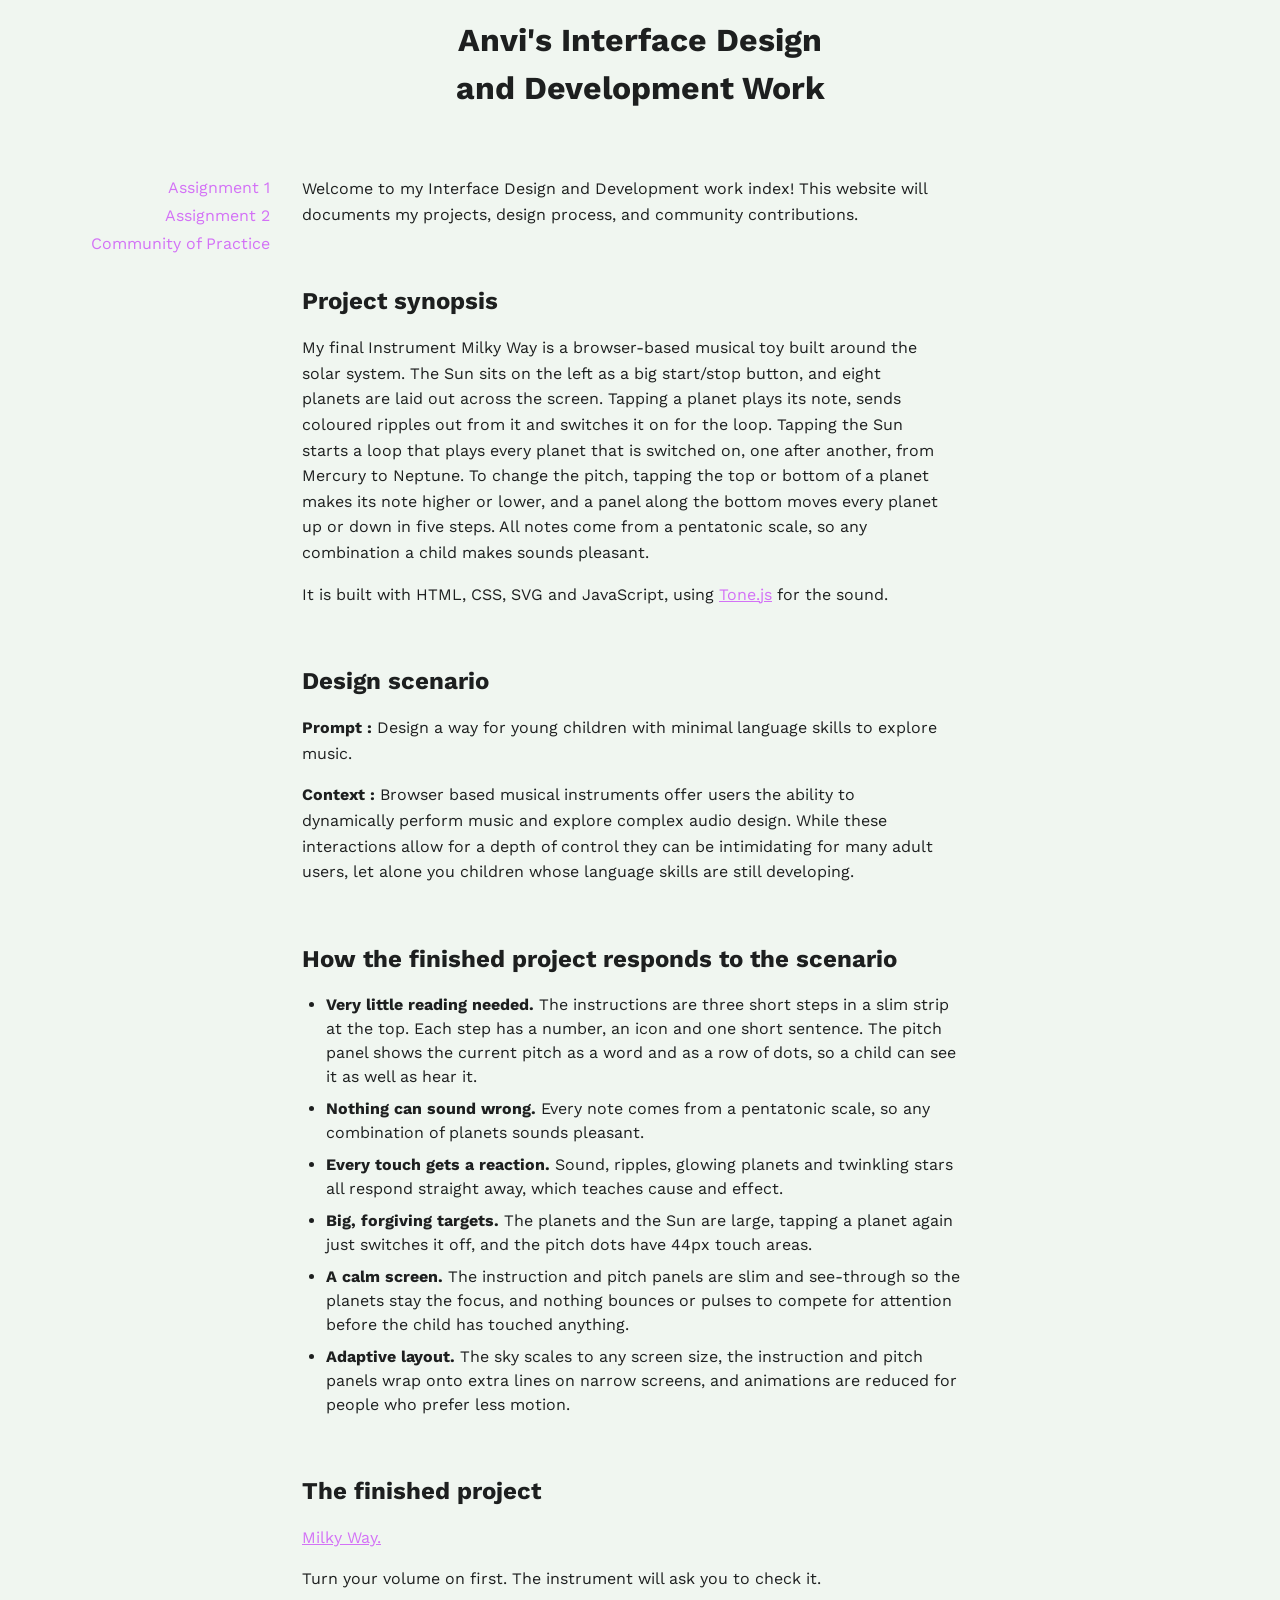
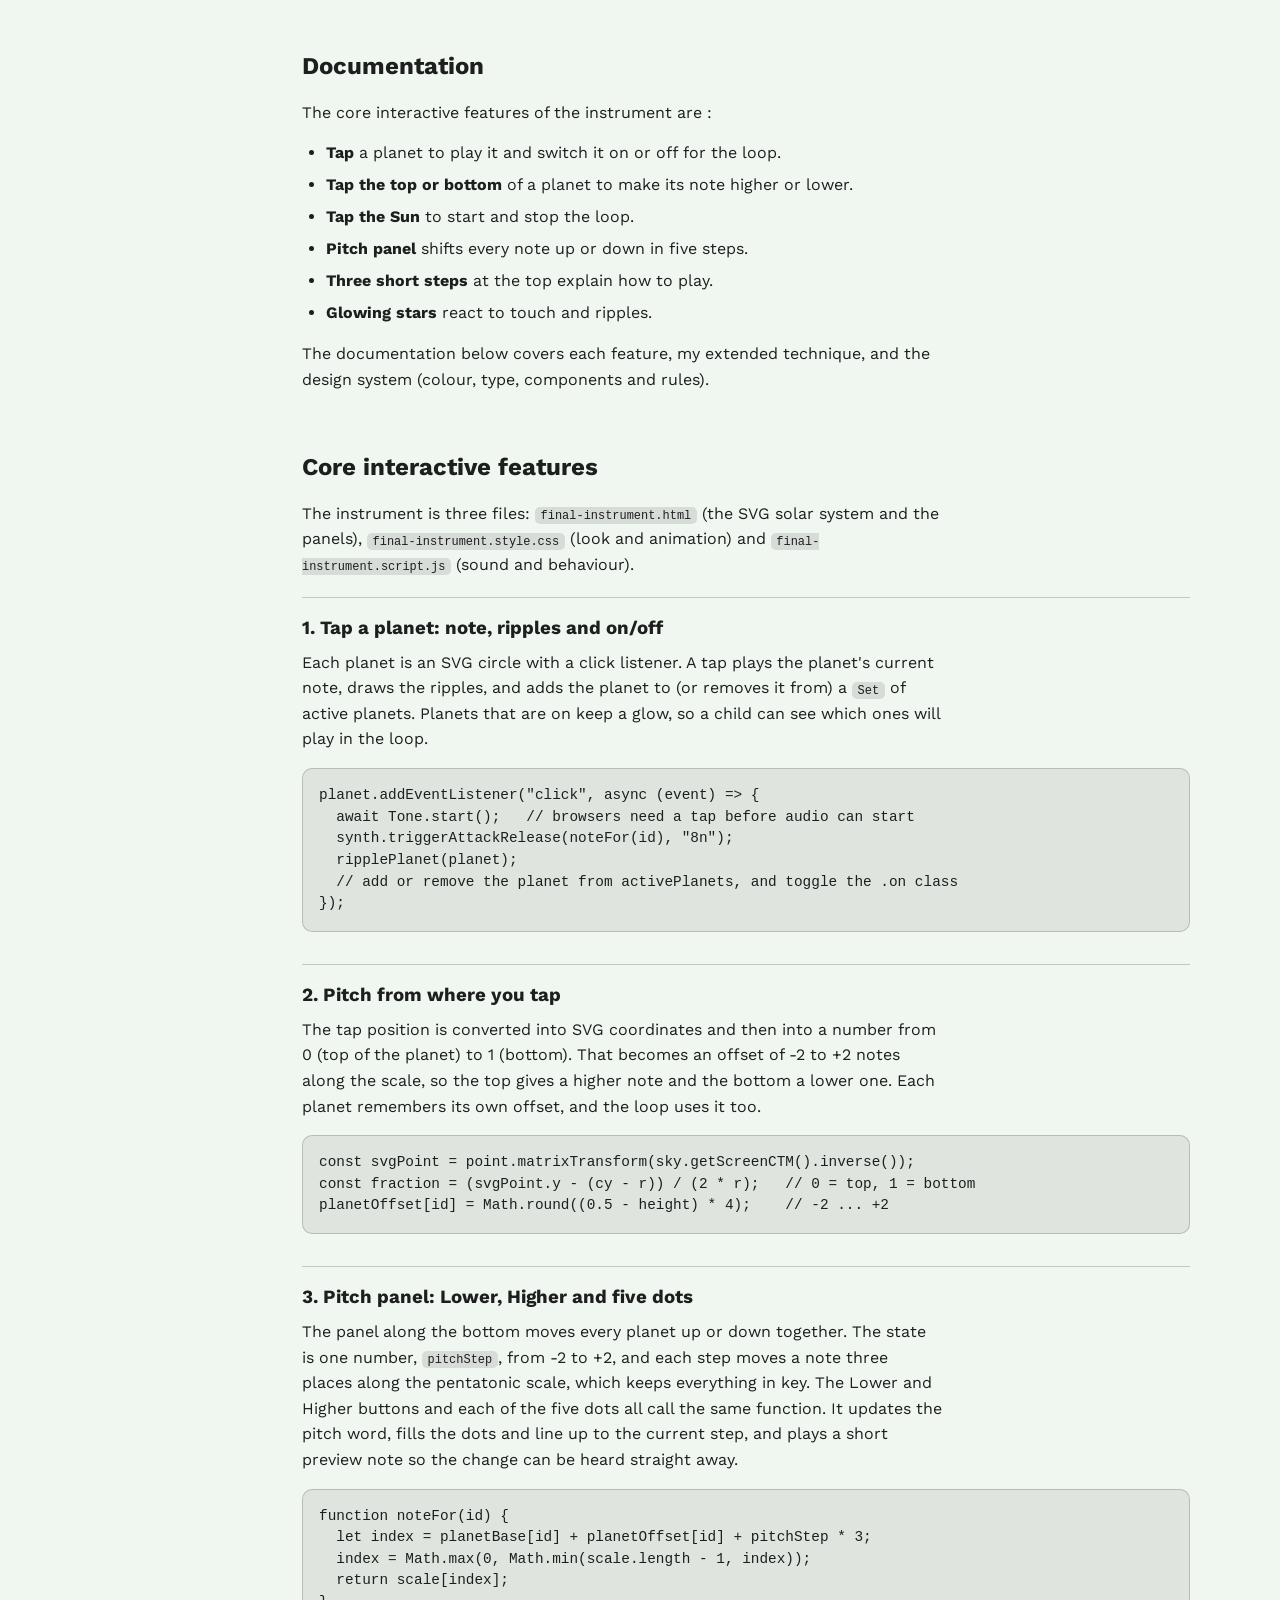
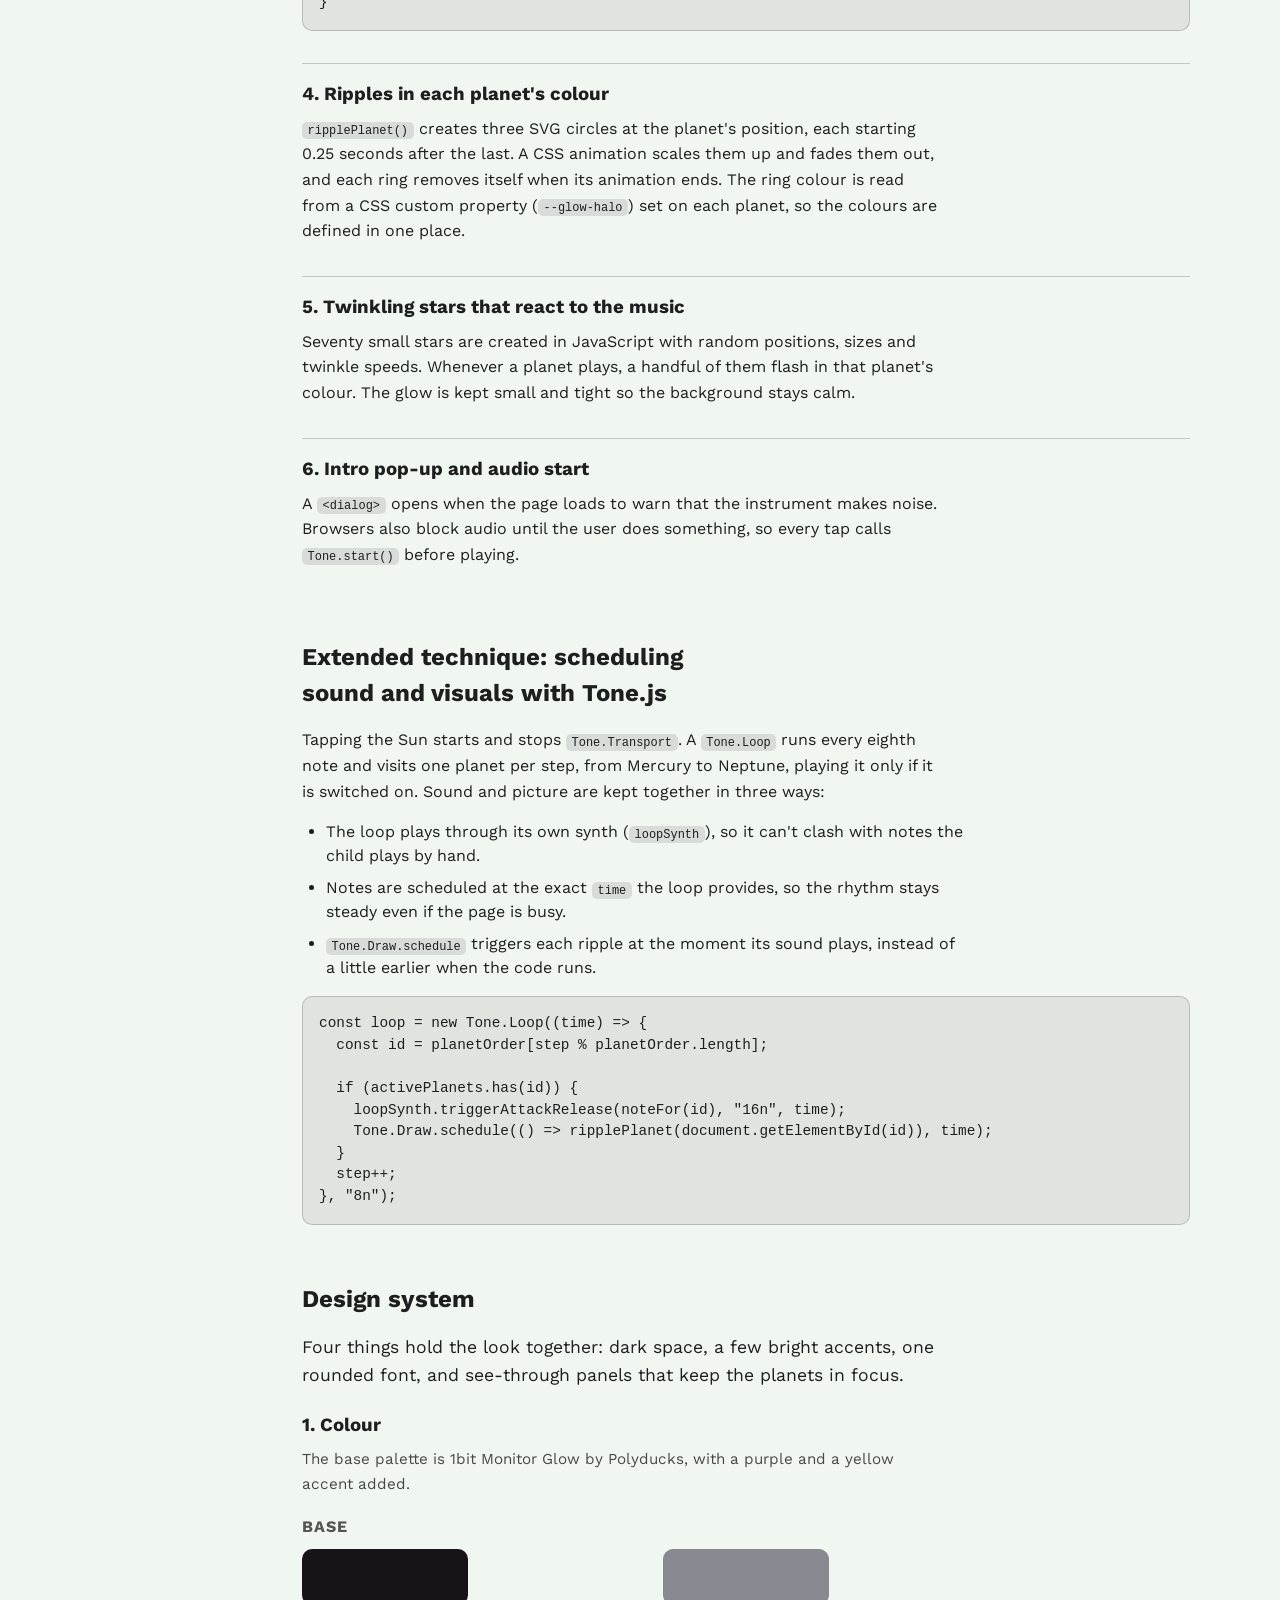
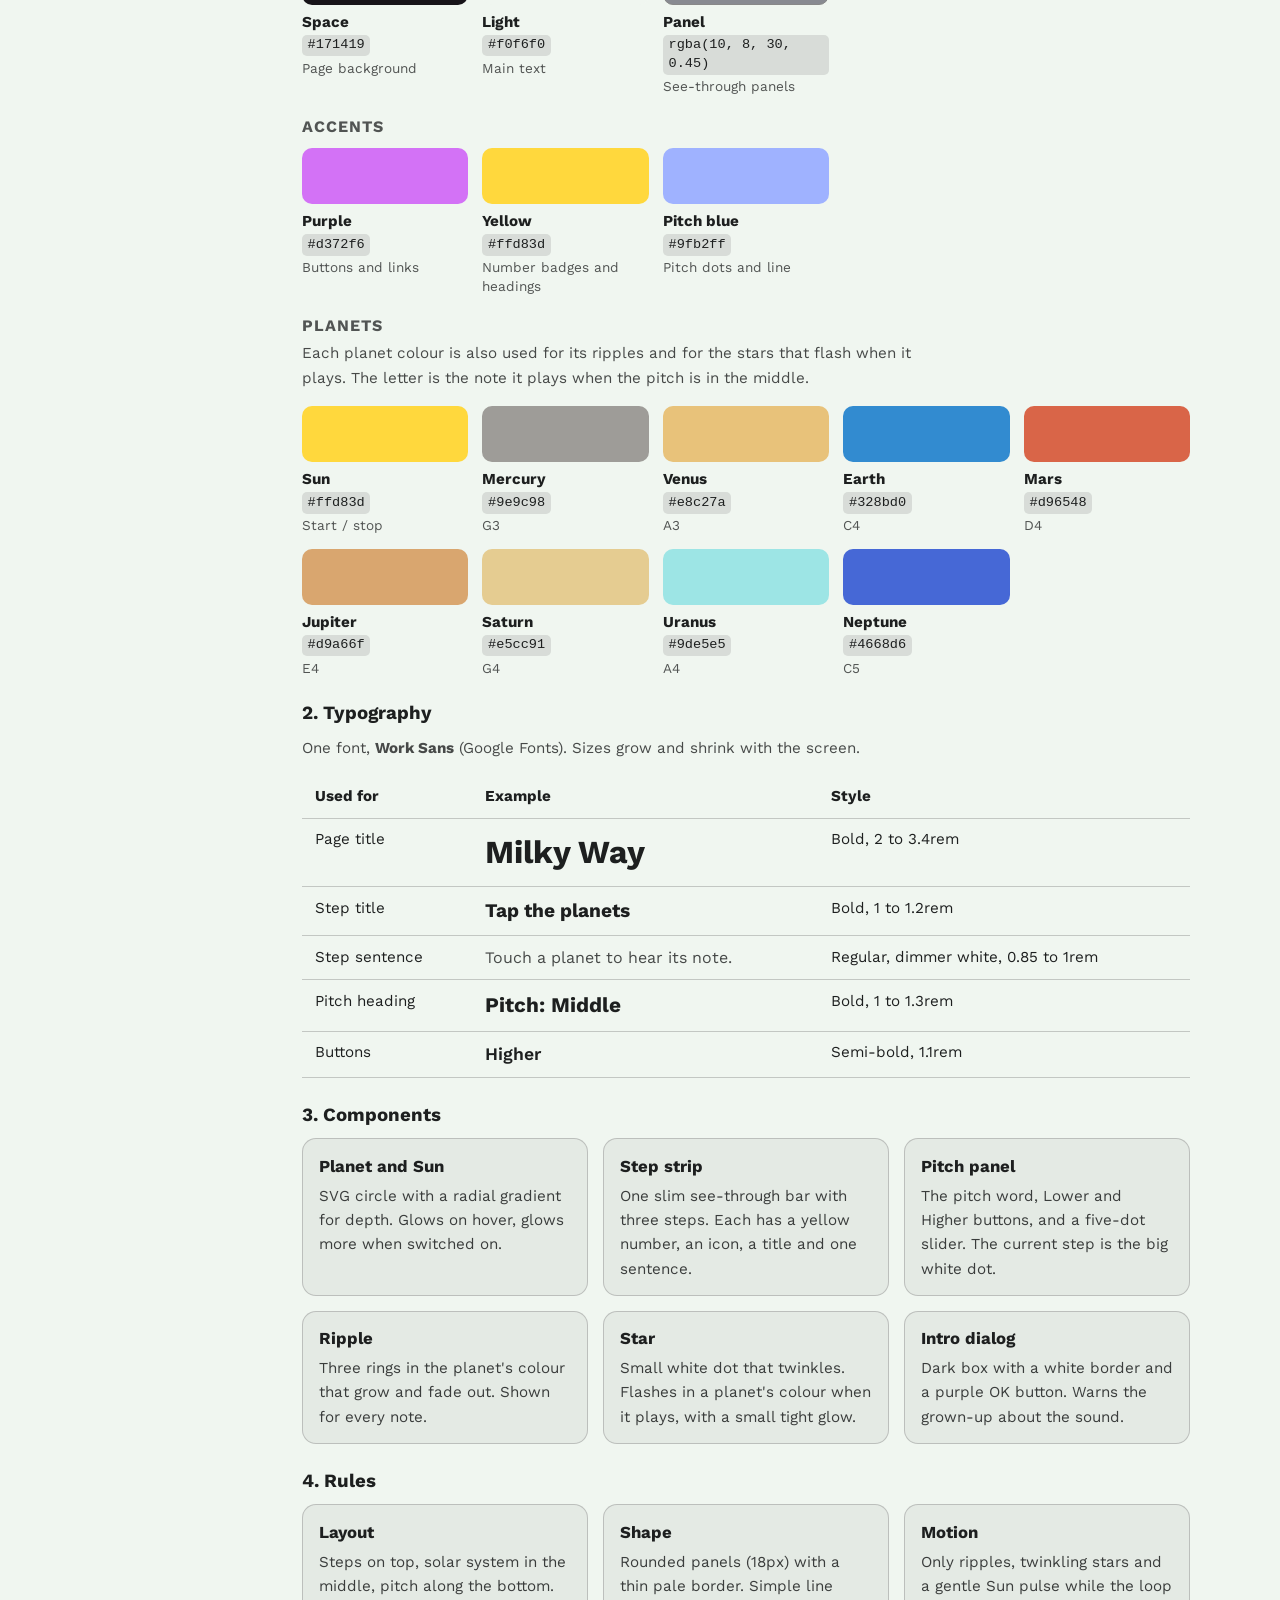
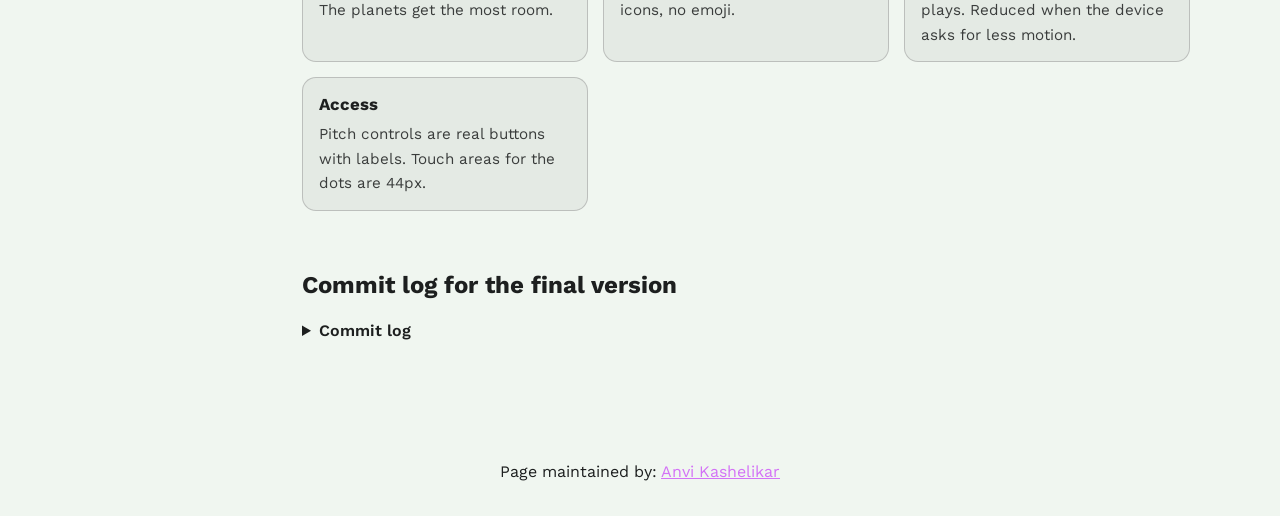
<file: index.html>
<!doctype html>
<html lang="en">
<head>
    <meta charset="UTF-8">
    <meta name="viewport"
          content="width=device-width, user-scalable=no, initial-scale=1.0, maximum-scale=1.0, minimum-scale=1.0">
    <meta http-equiv="X-UA-Compatible" content="ie=edge">

<!-- !!!!! -->
<!--    change this to refer to your specific page  -->
    <title>Anvi's Work Index </title>

<!-- !!!!! -->
<!--  change this to your preferred icon  -->
    <!-- favicon was sourced from favicon.io but the original graphics are copyright 2020 Twitter, Inc
    and other contributors -->
    <!-- They are licensed under CC-BY 4.0 as linked below -->
    <!-- https://creativecommons.org/licenses/by/4.0/ -->
    <link rel="icon" type="image/png" href="./assets/icons/favicon.png">

    <link rel="stylesheet" href="reset.css">
    <link rel="stylesheet" href="style.css">
    
</head>
<body>

<!---  AI Acknowledgement: Claude was used during the development of this document to:
    - Help structure and correct HTML (fixing broken tags, applying
      semantically appropriate elements such as <article>, <section>, <ul>)
    - Suggest and explain CSS rules for spacing, layout, and link styling.
    - I asked Claude to explain things that i didnt understand.
    - I asked it to help me with the styling of the design system documentation section. 
    - Help edit and simplify written content for clarity (Scenario Analysis,
      Project Overview, Project Framing, and Interaction Design Analysis
      sections), based on my own ideas, research.
    . -->

    <header>
<!-- !!!!! -->
<!--    change this to your preferred online name  -->
        <h1>Anvi's Interface Design and Development Work</h1>
    </header>

    <div class="mainNavContainer">

        <nav>
            <a href="assignment1.html">Assignment 1</a>
            <a href="assignment2.html">Assignment 2</a>
            <a href="https://au.miro.com/app/board/u3jVOf4l154=/">Community of Practice</a>
        </nav>

        <main>
            <section id="intro-section">
                <p> Welcome to my Interface Design and Development work index! This website will documents my projects, design process, and community contributions. </p>
            </section>

            <!-- ===== FINAL PROJECT ===== -->

            <section id="synopsis">
                <h2>Project synopsis</h2>
                <p>
                    My final Instrument Milky Way is a browser-based musical toy built around the solar system.
                    The Sun sits on the left as a big start/stop button, and eight planets are laid out across the screen.
                    Tapping a planet plays its note, sends coloured ripples out from it and switches it on for the loop.
                    Tapping the Sun starts a loop that plays every planet that is switched on, one after another,
                    from Mercury to Neptune.
                    To change the pitch, tapping the top or bottom of a planet makes its note higher or lower, and a
                    panel along the bottom moves every planet up or down in five steps.
                    All notes come from a pentatonic scale, so any combination a child makes sounds pleasant.
                </p>

                <p>
                    It is built with HTML, CSS, SVG and JavaScript, using
                    <a href="https://tonejs.github.io/" target="_blank">Tone.js</a>
                    for the sound.
                </p>
            </section>

            <section id="design-scenario">
                <h2>Design scenario</h2>
                <!-- !!!!! -->
                <!-- I put in the design scenario given to us in the first assignment brief -->
                <p>
                    <strong> Prompt : </strong> Design a way for young children with minimal language skills to explore music.
                </p>

                <p>
                    <strong> Context : </strong> Browser based musical instruments offer users the ability to dynamically
                     perform music and explore complex audio design. While these interactions allow for a depth of control
                     they can be intimidating for many adult users, let alone you children whose language skills are still
                    developing.
                </p>

            </section>

            <section id="design-response">
                <h2>How the finished project responds to the scenario</h2>
                <ul>
                    <li>
                        <strong>Very little reading needed.</strong> The instructions are three short steps in a slim
                        strip at the top. Each step has a number, an icon and one short sentence. The pitch panel
                        shows the current pitch as a word and as a row of dots, so a child can see it as well as
                        hear it.
                    </li>
                    <li>
                        <strong>Nothing can sound wrong.</strong> Every note comes from a
                        pentatonic scale, so any combination of planets sounds pleasant.
                    </li>
                    <li>
                        <strong>Every touch gets a reaction.</strong> Sound, ripples, glowing planets
                        and twinkling stars all respond straight away, which teaches cause and effect.
                    </li>
                    <li>
                        <strong>Big, forgiving targets.</strong> The planets and the Sun are large, tapping a planet
                        again just switches it off, and the pitch dots have 44px touch areas.
                    </li>
                    <li>
                        <strong>A calm screen.</strong> The instruction and pitch panels are slim and see-through so
                        the planets stay the focus, and nothing bounces or pulses to compete for attention before
                        the child has touched anything.
                    </li>
                    <li>
                        <strong>Adaptive layout.</strong> The sky scales to any screen size, the instruction and pitch
                        panels wrap onto extra lines on narrow screens, and animations are reduced for people
                        who prefer less motion.
                    </li>
                </ul>
            </section>

            <section id="finished-project">
                <h2>The finished project</h2>
                <!-- !!!!! -->
                <!-- update this link if the instrument lives in a different folder -->
                <p>
                    <a class="project-link" href="final-instrument.html"> Milky Way. </a>
                </p>
                <p>
                    Turn your volume on first. The instrument will ask you to check it.
                </p>
            </section>

            <section id="documentation-summary">
                <h2>Documentation</h2>
                <p>
                    The core interactive features of the instrument are :
                </p>
                <ul>
                    <li><strong>Tap</strong> a planet to play it and switch it on or off for the loop.</li>
                    <li><strong>Tap the top or bottom</strong> of a planet to make its note higher or lower.</li>
                    <li><strong>Tap the Sun</strong> to start and stop the loop.</li>
                    <li><strong>Pitch panel</strong> shifts every note up or down in five steps.</li>
                    <li><strong>Three short steps</strong> at the top explain how to play.</li>
                    <li><strong>Glowing stars</strong> react to touch and ripples.</li>
                </ul>
                <p>
                    The documentation below covers each feature, my extended technique, and the design system
                    (colour, type, components and rules).
                </p>
            </section>

            <section id="core-features" class="doc">
                <h2>Core interactive features</h2>
                <p>
                    The instrument is three files: <code>final-instrument.html</code> (the SVG solar system and the
                    panels), <code>final-instrument.style.css</code> (look and animation) and
                    <code>final-instrument.script.js</code> (sound and behaviour).
                </p>

                <article class="doc-feature">
                    <h3>1. Tap a planet: note, ripples and on/off</h3>
                    <p>
                        Each planet is an SVG circle with a click listener. A tap plays the planet's current note,
                        draws the ripples, and adds the planet to (or removes it from) a <code>Set</code> of active
                        planets. Planets that are on keep a glow, so a child can see which ones will play in the loop.
                    </p>
                    <pre><code>planet.addEventListener("click", async (event) =&gt; {
  await Tone.start();   // browsers need a tap before audio can start
  synth.triggerAttackRelease(noteFor(id), "8n");
  ripplePlanet(planet);
  // add or remove the planet from activePlanets, and toggle the .on class
});</code></pre>
                </article>

                <article class="doc-feature">
                    <h3>2. Pitch from where you tap</h3>
                    <p>
                        The tap position is converted into SVG coordinates and then into a number from 0 (top of the
                        planet) to 1 (bottom). That becomes an offset of -2 to +2 notes along the scale, so the top
                        gives a higher note and the bottom a lower one. Each planet remembers its own offset, and the
                        loop uses it too.
                    </p>
                    <pre><code>const svgPoint = point.matrixTransform(sky.getScreenCTM().inverse());
const fraction = (svgPoint.y - (cy - r)) / (2 * r);   // 0 = top, 1 = bottom
planetOffset[id] = Math.round((0.5 - height) * 4);    // -2 ... +2</code></pre>
                </article>

                <article class="doc-feature">
                    <h3>3. Pitch panel: Lower, Higher and five dots</h3>
                    <p>
                        The panel along the bottom moves every planet up or down together. The state is one number,
                        <code>pitchStep</code>, from -2 to +2, and each step moves a note three places along the
                        pentatonic scale, which keeps everything in key. The Lower and Higher buttons and each of the
                        five dots all call the same function. It updates the pitch word, fills the dots and line up
                        to the current step, and plays a short preview note so the change can be heard straight away.
                    </p>
                    <pre><code>function noteFor(id) {
  let index = planetBase[id] + planetOffset[id] + pitchStep * 3;
  index = Math.max(0, Math.min(scale.length - 1, index));
  return scale[index];
}</code></pre>
                </article>

                <article class="doc-feature">
                    <h3>4. Ripples in each planet's colour</h3>
                    <p>
                        <code>ripplePlanet()</code> creates three SVG circles at the planet's position, each starting
                        0.25 seconds after the last. A CSS animation scales them up and fades them out, and each ring
                        removes itself when its animation ends. The ring colour is read from a CSS custom property
                        (<code>--glow-halo</code>) set on each planet, so the colours are defined in one place.
                    </p>
                </article>

                <article class="doc-feature">
                    <h3>5. Twinkling stars that react to the music</h3>
                    <p>
                        Seventy small stars are created in JavaScript with random positions, sizes and twinkle speeds.
                        Whenever a planet plays, a handful of them flash in that planet's colour. The glow is kept small
                        and tight so the background stays calm.
                    </p>
                </article>

                <article class="doc-feature">
                    <h3>6. Intro pop-up and audio start</h3>
                    <p>
                        A <code>&lt;dialog&gt;</code> opens when the page loads to warn that the instrument makes
                        noise. Browsers also block audio until the user does something, so every tap calls
                        <code>Tone.start()</code> before playing.
                    </p>
                </article>
            </section>

            <section id="extended-technique" class="doc">
                <h2>Extended technique: scheduling sound and visuals with Tone.js</h2>
                <!-- !!!!! -->
                <!-- check this matches the extended technique named in your brief -->
                <p>
                    Tapping the Sun starts and stops <code>Tone.Transport</code>. A <code>Tone.Loop</code> runs every
                    eighth note and visits one planet per step, from Mercury to Neptune, playing it only if it is
                    switched on. Sound and picture are kept together in three ways:
                </p>
                <ul>
                    <li>The loop plays through its own synth (<code>loopSynth</code>), so it can't clash with notes the child plays by hand.</li>
                    <li>Notes are scheduled at the exact <code>time</code> the loop provides, so the rhythm stays steady even if the page is busy.</li>
                    <li><code>Tone.Draw.schedule</code> triggers each ripple at the moment its sound plays, instead of a little earlier when the code runs.</li>
                </ul>
                <pre><code>const loop = new Tone.Loop((time) =&gt; {
  const id = planetOrder[step % planetOrder.length];

  if (activePlanets.has(id)) {
    loopSynth.triggerAttackRelease(noteFor(id), "16n", time);
    Tone.Draw.schedule(() =&gt; ripplePlanet(document.getElementById(id)), time);
  }
  step++;
}, "8n");</code></pre>
            </section>

            <section id="design-system" class="doc">
                <h2>Design system</h2>
                <p class="doc-lead">
                    Four things hold the look together: dark space, a few bright accents, one rounded font,
                    and see-through panels that keep the planets in focus.
                </p>

                <h3>1. Colour</h3>
                <p class="doc-small">The base palette is 1bit Monitor Glow by Polyducks, with a purple and a yellow accent added.</p>

                <h4>Base</h4>
                <div class="doc-swatches">
                    <div class="doc-swatch">
                        <span style="background:#171419"></span>
                        <strong>Space</strong>
                        <code>#171419</code>
                        <small>Page background</small>
                    </div>
                    <div class="doc-swatch">
                        <span style="background:#f0f6f0"></span>
                        <strong>Light</strong>
                        <code>#f0f6f0</code>
                        <small>Main text</small>
                    </div>
                    <div class="doc-swatch">
                        <span style="background:rgba(10,8,30,0.45);border:1px solid #888"></span>
                        <strong>Panel</strong>
                        <code>rgba(10, 8, 30, 0.45)</code>
                        <small>See-through panels</small>
                    </div>
                </div>

                <h4>Accents</h4>
                <div class="doc-swatches">
                    <div class="doc-swatch">
                        <span style="background:#d372f6"></span>
                        <strong>Purple</strong>
                        <code>#d372f6</code>
                        <small>Buttons and links</small>
                    </div>
                    <div class="doc-swatch">
                        <span style="background:#ffd83d"></span>
                        <strong>Yellow</strong>
                        <code>#ffd83d</code>
                        <small>Number badges and headings</small>
                    </div>
                    <div class="doc-swatch">
                        <span style="background:#9fb2ff"></span>
                        <strong>Pitch blue</strong>
                        <code>#9fb2ff</code>
                        <small>Pitch dots and line</small>
                    </div>
                </div>

                <h4>Planets</h4>
                <p class="doc-small">
                    Each planet colour is also used for its ripples and for the stars that flash when it plays.
                    The letter is the note it plays when the pitch is in the middle.
                </p>
                <div class="doc-swatches">
                    <div class="doc-swatch">
                        <span style="background:#ffd83d"></span>
                        <strong>Sun</strong>
                        <code>#ffd83d</code>
                        <small>Start / stop</small>
                    </div>
                    <div class="doc-swatch">
                        <span style="background:#9e9c98"></span>
                        <strong>Mercury</strong>
                        <code>#9e9c98</code>
                        <small>G3</small>
                    </div>
                    <div class="doc-swatch">
                        <span style="background:#e8c27a"></span>
                        <strong>Venus</strong>
                        <code>#e8c27a</code>
                        <small>A3</small>
                    </div>
                    <div class="doc-swatch">
                        <span style="background:#328bd0"></span>
                        <strong>Earth</strong>
                        <code>#328bd0</code>
                        <small>C4</small>
                    </div>
                    <div class="doc-swatch">
                        <span style="background:#d96548"></span>
                        <strong>Mars</strong>
                        <code>#d96548</code>
                        <small>D4</small>
                    </div>
                    <div class="doc-swatch">
                        <span style="background:#d9a66f"></span>
                        <strong>Jupiter</strong>
                        <code>#d9a66f</code>
                        <small>E4</small>
                    </div>
                    <div class="doc-swatch">
                        <span style="background:#e5cc91"></span>
                        <strong>Saturn</strong>
                        <code>#e5cc91</code>
                        <small>G4</small>
                    </div>
                    <div class="doc-swatch">
                        <span style="background:#9de5e5"></span>
                        <strong>Uranus</strong>
                        <code>#9de5e5</code>
                        <small>A4</small>
                    </div>
                    <div class="doc-swatch">
                        <span style="background:#4668d6"></span>
                        <strong>Neptune</strong>
                        <code>#4668d6</code>
                        <small>C5</small>
                    </div>
                </div>

                <h3>2. Typography</h3>
                <p class="doc-small">One font, <strong>Work Sans</strong> (Google Fonts). Sizes grow and shrink with the screen.</p>
                <table class="doc-table">
                    <thead>
                        <tr><th>Used for</th><th>Example</th><th>Style</th></tr>
                    </thead>
                    <tbody>
                        <tr><td>Page title</td><td><span class="doc-t-title">Milky Way</span></td><td>Bold, 2 to 3.4rem</td></tr>
                        <tr><td>Step title</td><td><span class="doc-t-step">Tap the planets</span></td><td>Bold, 1 to 1.2rem</td></tr>
                        <tr><td>Step sentence</td><td><span class="doc-t-sentence">Touch a planet to hear its note.</span></td><td>Regular, dimmer white, 0.85 to 1rem</td></tr>
                        <tr><td>Pitch heading</td><td><span class="doc-t-pitch">Pitch: Middle</span></td><td>Bold, 1 to 1.3rem</td></tr>
                        <tr><td>Buttons</td><td><span class="doc-t-button">Higher</span></td><td>Semi-bold, 1.1rem</td></tr>
                    </tbody>
                </table>

                <h3>3. Components</h3>
                <div class="doc-cards">
                    <div class="doc-card">
                        <h4>Planet and Sun</h4>
                        <p>SVG circle with a radial gradient for depth. Glows on hover, glows more when switched on.</p>
                    </div>
                    <div class="doc-card">
                        <h4>Step strip</h4>
                        <p>One slim see-through bar with three steps. Each has a yellow number, an icon, a title and one sentence.</p>
                    </div>
                    <div class="doc-card">
                        <h4>Pitch panel</h4>
                        <p>The pitch word, Lower and Higher buttons, and a five-dot slider. The current step is the big white dot.</p>
                    </div>
                    <div class="doc-card">
                        <h4>Ripple</h4>
                        <p>Three rings in the planet's colour that grow and fade out. Shown for every note.</p>
                    </div>
                    <div class="doc-card">
                        <h4>Star</h4>
                        <p>Small white dot that twinkles. Flashes in a planet's colour when it plays, with a small tight glow.</p>
                    </div>
                    <div class="doc-card">
                        <h4>Intro dialog</h4>
                        <p>Dark box with a white border and a purple OK button. Warns the grown-up about the sound.</p>
                    </div>
                </div>

                <h3>4. Rules</h3>
                <div class="doc-cards">
                    <div class="doc-card">
                        <h4>Layout</h4>
                        <p>Steps on top, solar system in the middle, pitch along the bottom. The planets get the most room.</p>
                    </div>
                    <div class="doc-card">
                        <h4>Shape</h4>
                        <p>Rounded panels (18px) with a thin pale border. Simple line icons, no emoji.</p>
                    </div>
                    <div class="doc-card">
                        <h4>Motion</h4>
                        <p>Only ripples, twinkling stars and a gentle Sun pulse while the loop plays. Reduced when the device asks for less motion.</p>
                    </div>
                    <div class="doc-card">
                        <h4>Access</h4>
                        <p>Pitch controls are real buttons with labels. Touch areas for the dots are 44px.</p>
                    </div>
                </div>
            </section>

            <section id="commit-logs" class="doc">
                <h2>Commit log for the final version</h2>
                <!-- !!!!! -->
                <!-- I added in the commit logs  -->
               <details>
                <summary>Commit log</summary>
                <git commit>
                    <table>

    <thead><tr>

        <th>Author</th>
        <th>Date</th>
        <th>Subject</th>
        <th>Body</th>

    </tr></thead>

    <tbody>

      <tr>

        <td>hase</td>
        <td>Fri Jun 5 09:14:59 2026 +1000</td>
        <td>init</td>
        <td>set up and linked basic files</td>

      </tr>

      <tr>

        <td>hase</td>
        <td>Fri Jun 5 11:10:13 2026 +1000</td>
        <td>responsiveness</td>
        <td>added in grid template for the four areas to shift based on screen width</td>

      </tr>

      <tr>

        <td>hase</td>
        <td>Fri Jun 5 12:03:25 2026 +1000</td>
        <td>more responsiveq</td>
        <td>fixed grid issues of overflow. added a max width to text</td>

      </tr>

      <tr>

        <td>hase</td>
        <td>Fri Jun 5 13:00:32 2026 +1000</td>
        <td>moved to flex in flex</td>
        <td>grid wasn't quite cutting it so i moved to a nested flex situation for the main section. now hopefully should all work as intended</td>

      </tr>

      <tr>

        <td>Patrick McMahon</td>
        <td>Thu Jul 16 10:45:35 2026 +1000</td>
        <td>change favicon and remove unnecessary sections</td>
        <td></td>

      </tr>

      <tr>

        <td>Patrick McMahon</td>
        <td>Thu Jul 16 11:20:02 2026 +1000</td>
        <td>fixed assignment links</td>
        <td>removed id refs so we can add pages</td>

      </tr>

      <tr>

        <td>Anvi086</td>
        <td>Thu Jul 23 12:10:53 2026 +1000</td>
        <td>work index init</td>
        <td>we changed out the details and favicon for our own. we also linked in our own github.</td>

      </tr>

      <tr>

        <td>Anvi086</td>
        <td>Thu Jul 30 10:45:50 2026 +1000</td>
        <td>init assignment 1</td>
        <td>created the html page for the assignment and linked them together</td>

      </tr>

      <tr>

        <td>Anvi086</td>
        <td>Thu Jul 30 10:51:14 2026 +1000</td>
        <td>added basic structure to a1</td>
        <td>Added basic sections to A1</td>

      </tr>

      <tr>

        <td>Anvi086</td>
        <td>Tue Aug 18 17:34:59 2026 +1000</td>
        <td>completed assignment 1</td>
        <td>made changes to the code. added the images and text and gave them appropriate spacing. and finetuned the assignment</td>

      </tr>

      <tr>

        <td>Anvi086</td>
        <td>Mon Sep 28 16:36:53 2026 +1000</td>
        <td>added the basic code for the 2nd assignment</td>
        <td>I added the main code for the 2nd assignment along with the short paragraphs explaining what the each prototype will entail</td>

      </tr>

      <tr>

        <td>Anvi086</td>
        <td>Mon Sep 28 17:53:18 2026 +1000</td>
        <td>opened files for prototype 6</td>
        <td></td>

      </tr>

      <tr>

        <td>Anvi086</td>
        <td>Mon Sep 28 21:37:03 2026 +1000</td>
        <td>added in the prototype page links</td>
        <td></td>

      </tr>

      <tr>

        <td>Anvi086</td>
        <td>Mon Sep 28 21:56:17 2026 +1000</td>
        <td>checking the links</td>
        <td></td>

      </tr>

      <tr>

        <td>Anvi086</td>
        <td>Mon Sep 28 22:14:11 2026 +1000</td>
        <td>trying to fix the links</td>
        <td></td>

      </tr>

      <tr>

        <td>Anvi086</td>
        <td>Mon Sep 28 22:21:20 2026 +1000</td>
        <td>more trial and error</td>
        <td></td>

      </tr>

      <tr>

        <td>Anvi086</td>
        <td>Mon Sep 28 22:26:38 2026 +1000</td>
        <td>Update assignment2.html</td>
        <td></td>

      </tr>

      <tr>

        <td>Anvi086</td>
        <td>Mon Sep 28 22:27:07 2026 +1000</td>
        <td>updates</td>
        <td></td>

      </tr>

      <tr>

        <td>Anvi086</td>
        <td>Mon Sep 28 22:36:41 2026 +1000</td>
        <td>.</td>
        <td></td>

      </tr>

      <tr>

        <td>Anvi086</td>
        <td>Mon Sep 28 23:14:44 2026 +1000</td>
        <td>links</td>
        <td></td>

      </tr>

      <tr>

        <td>Anvi086</td>
        <td>Tue Sep 29 08:04:45 2026 +1000</td>
        <td>Update .DS_Store</td>
        <td></td>

      </tr>

      <tr>

        <td>Anvi086</td>
        <td>Tue Sep 29 08:12:24 2026 +1000</td>
        <td>added bg image</td>
        <td></td>

      </tr>

      <tr>

        <td>Anvi086</td>
        <td>Tue Sep 29 08:50:41 2026 +1000</td>
        <td>linking</td>
        <td></td>

      </tr>

      <tr>

        <td>Anvi086</td>
        <td>Tue Sep 29 09:36:17 2026 +1000</td>
        <td>update</td>
        <td></td>

      </tr>

      <tr>

        <td>Anvi086</td>
        <td>Wed Sep 30 16:55:21 2026 +1000</td>
        <td>added code</td>
        <td></td>

      </tr>

      <tr>

        <td>Anvi086</td>
        <td>Thu Oct 1 10:59:55 2026 +1000</td>
        <td>updated the link</td>
        <td></td>

      </tr>

      <tr>

        <td>Anvi086</td>
        <td>Thu Oct 1 11:03:20 2026 +1000</td>
        <td>updated more links</td>
        <td></td>

      </tr>

      <tr>

        <td>Anvi086</td>
        <td>Thu Oct 1 11:22:15 2026 +1000</td>
        <td>updated prototype 6</td>
        <td></td>

      </tr>

      <tr>

        <td>Anvi086</td>
        <td>Thu Oct 1 11:49:19 2026 +1000</td>
        <td>updated code</td>
        <td></td>

      </tr>

      <tr>

        <td>Anvi086</td>
        <td>Thu Oct 1 11:55:12 2026 +1000</td>
        <td>git commits</td>
        <td></td>

      </tr>

      <tr>

        <td>Anvi086</td>
        <td>Thu Oct 1 13:40:20 2026 +1000</td>
        <td>added instructions</td>
        <td></td>

      </tr>

      <tr>

        <td>Anvi086</td>
        <td>Thu Oct 1 13:40:52 2026 +1000</td>
        <td>updated commit history</td>
        <td></td>

      </tr>

      <tr>

        <td>Anvi086</td>
        <td>Thu Oct 1 14:03:21 2026 +1000</td>
        <td>updated the git commit logs to everything</td>
        <td></td>

      </tr>

      <tr>

        <td>Anvi086</td>
        <td>Thu Oct 1 21:56:06 2026 +1000</td>
        <td>updates</td>
        <td></td>

      </tr>

      <tr>

        <td>Anvi086</td>
        <td>Thu Oct 1 22:27:43 2026 +1000</td>
        <td>added some code comments and made some edits</td>
        <td></td>

      </tr>

      <tr>

        <td>Anvi086</td>
        <td>Thu Oct 1 23:00:29 2026 +1000</td>
        <td>.</td>
        <td></td>

      </tr>

      <tr>

        <td>Anvi086</td>
        <td>Thu Oct 1 23:30:06 2026 +1000</td>
        <td>.</td>
        <td></td>

      </tr>

      <tr>

        <td>Anvi086</td>
        <td>Fri Oct 2 00:06:53 2026 +1000</td>
        <td>added my prototypes into the main branch as backup</td>
        <td></td>

      </tr>

      <tr>

        <td>Anvi086</td>
        <td>Fri Oct 2 00:42:58 2026 +1000</td>
        <td>added peer testing form link</td>
        <td></td>

      </tr>

      <tr>

        <td>Anvi086</td>
        <td>Fri Oct 2 02:04:01 2026 +1000</td>
        <td>debugging</td>
        <td></td>

      </tr>

      <tr>

        <td>Anvi086</td>
        <td>Thu Oct 22 11:14:24 2026 +1100</td>
        <td>Merge branch 'layoutExploration6'</td>
        <td></td>

      </tr>

      <tr>

        <td>Anvi086</td>
        <td>Sun Oct 25 19:34:08 2026 +1100</td>
        <td>started working on the home page</td>
        <td></td>

      </tr>

      <tr>

        <td>Anvi086</td>
        <td>Tue Oct 27 19:11:48 2026 +1100</td>
        <td>added instructions</td>
        <td>I added instructions to make the user flow of the instrument easier to understand</td>

      </tr>

      <tr>

        <td>Anvi086</td>
        <td>Tue Oct 27 23:28:41 2026 +1100</td>
        <td>added in code comments</td>
        <td></td>

      </tr>

      <tr>

        <td>Anvi086</td>
        <td>Wed Oct 28 00:32:05 2026 +1100</td>
        <td>added in the system documentation and edited the homepage</td>
        <td></td>

      </tr>

    </tbody>

</table>
                </git>
               </details>


            </section>
        </main>

    
    </div>

<!-- this is an empty element which helps with spacing -->
        <aside></aside>

    <footer>
        <p>
<!-- !!!!! -->
<!--    Linked my github account at the end   -->
            Page maintained by:
            <a href="https://github.com/Anvi086" target="_blank">
            Anvi Kashelikar
            </a>
        </p>
    </footer>
</body>
</html>
</file>
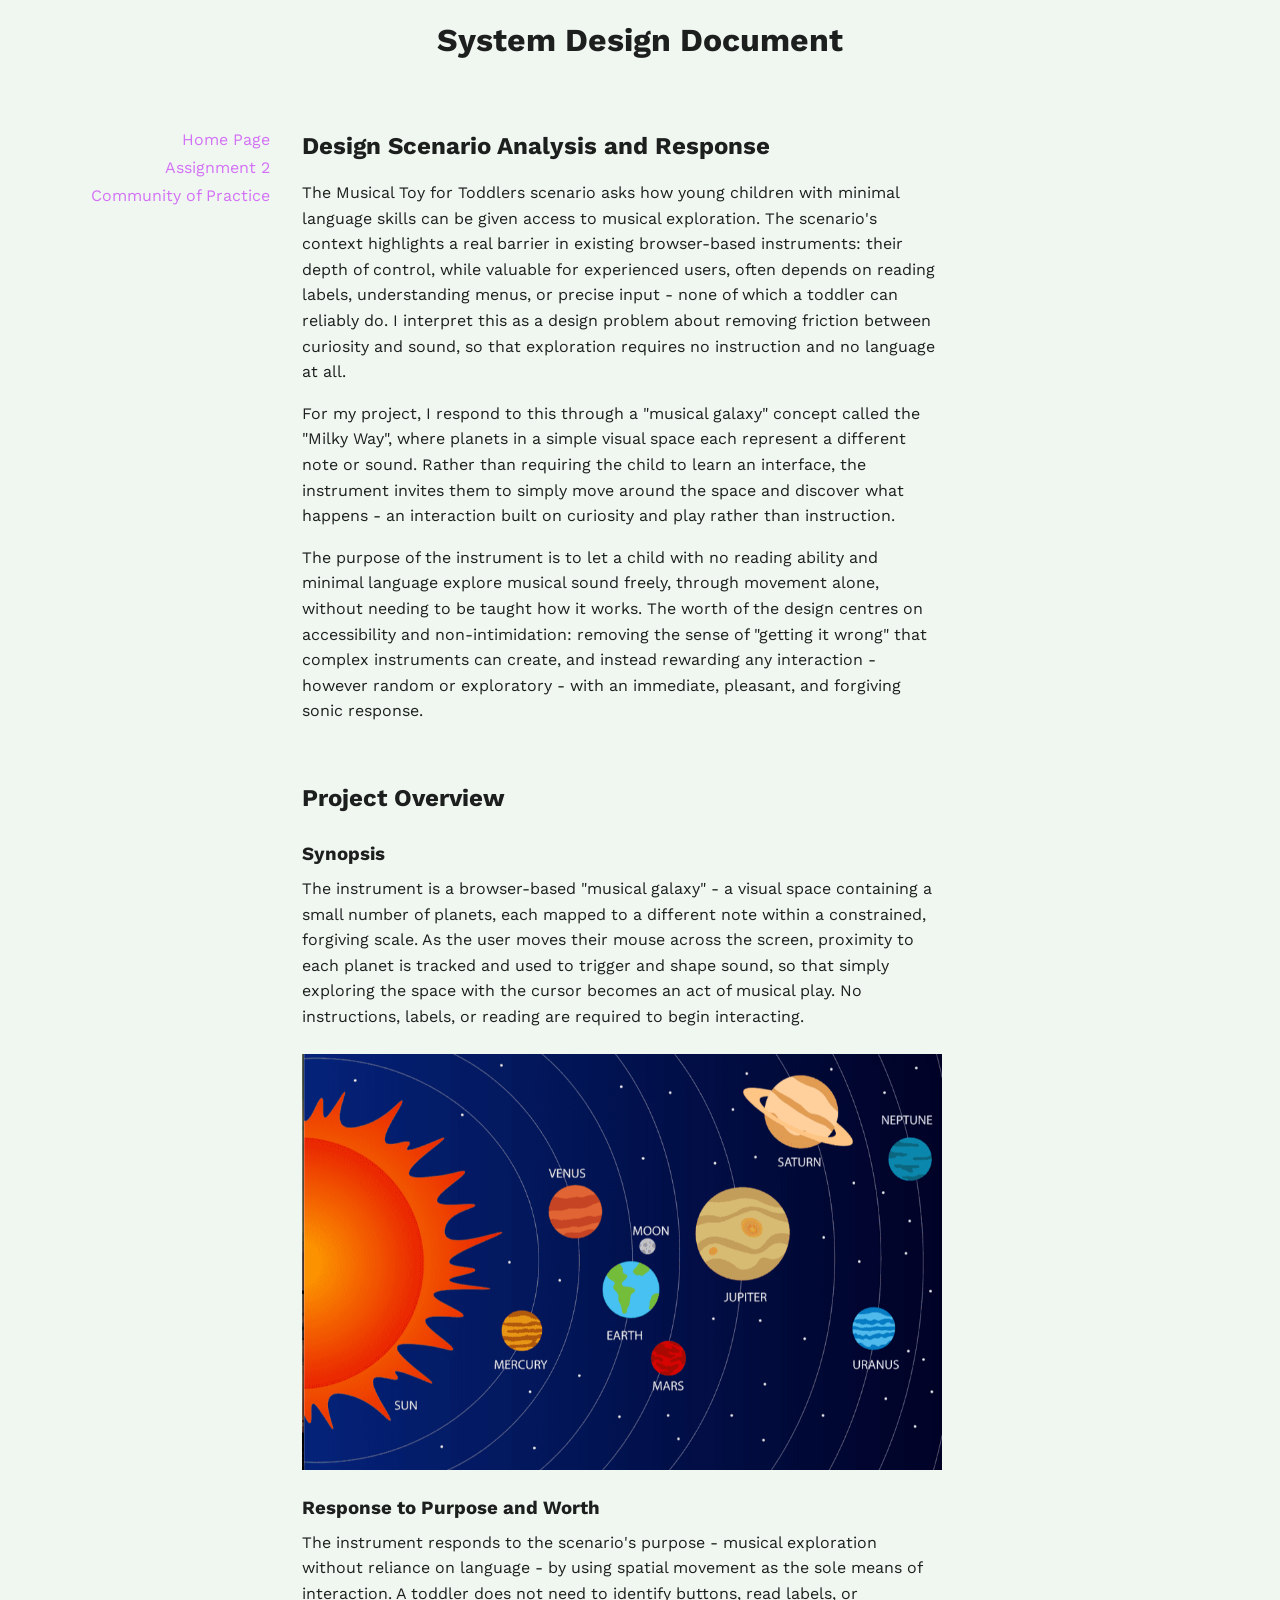
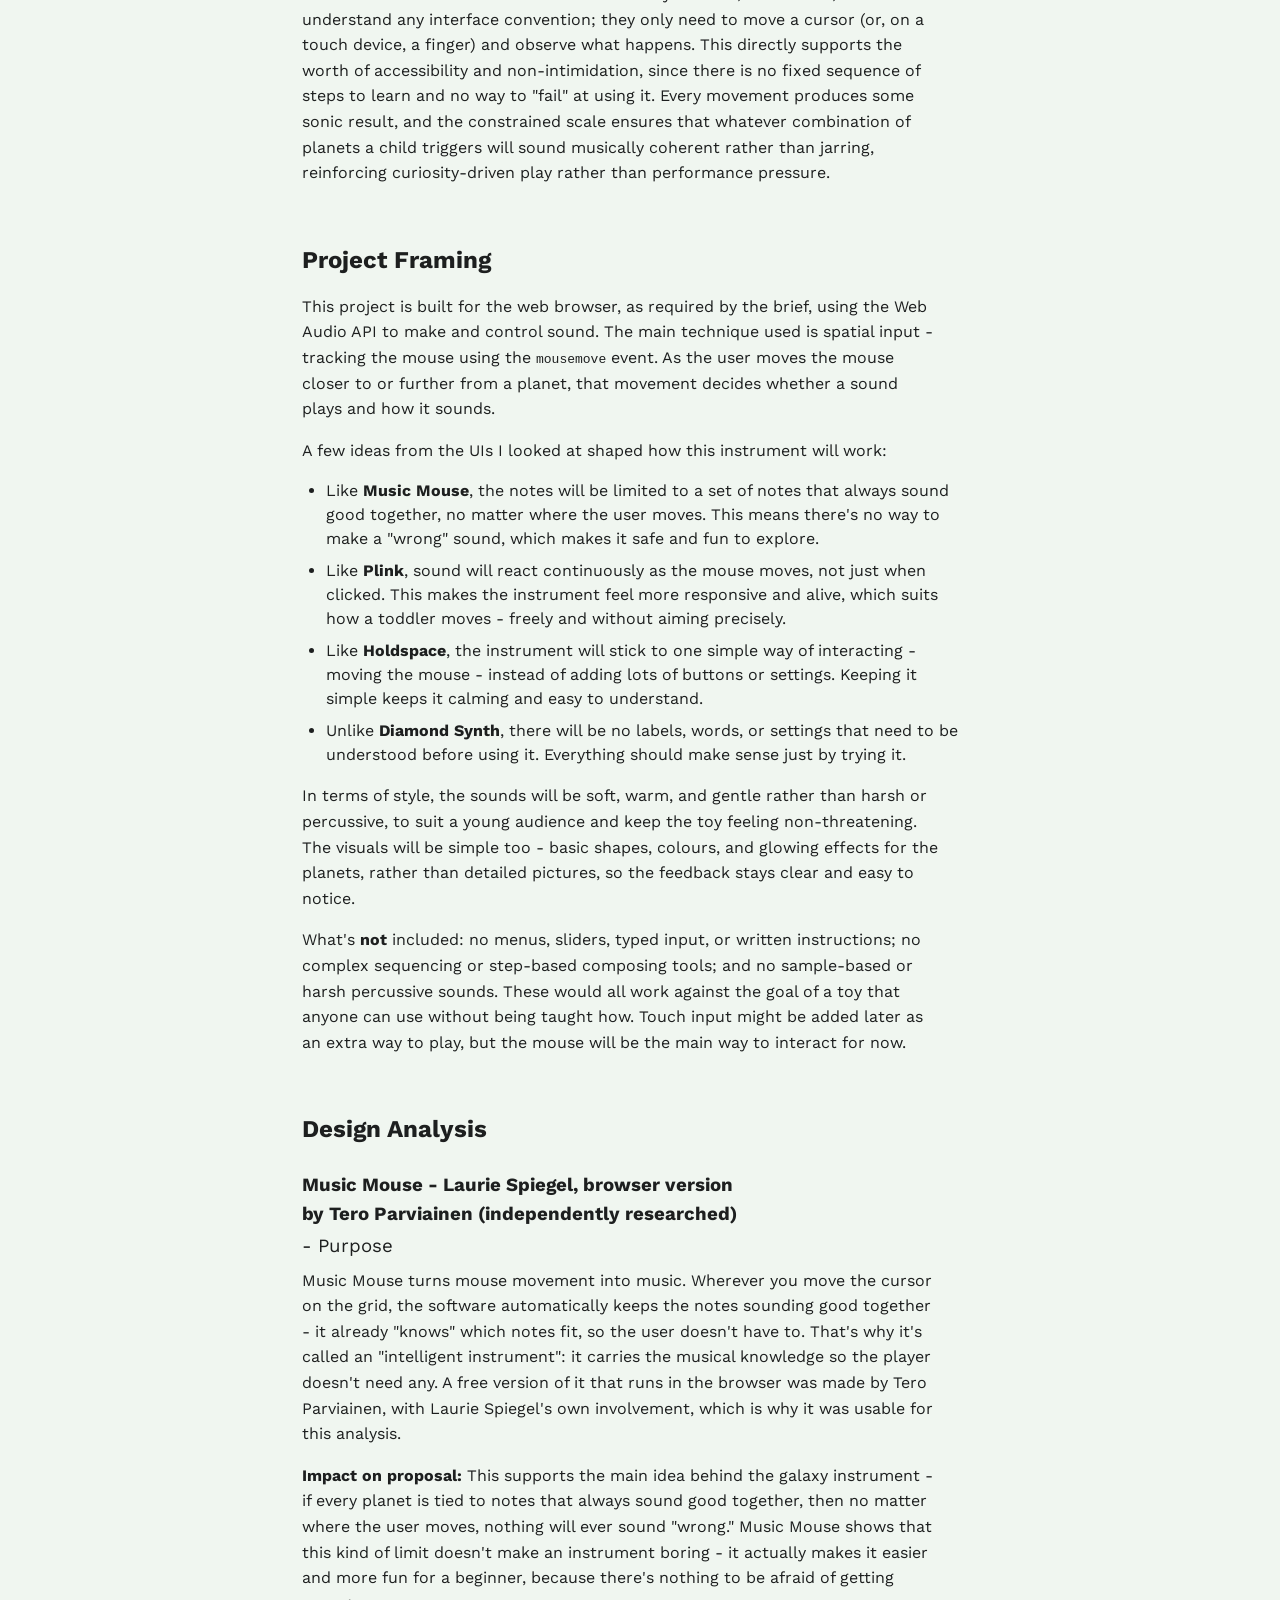
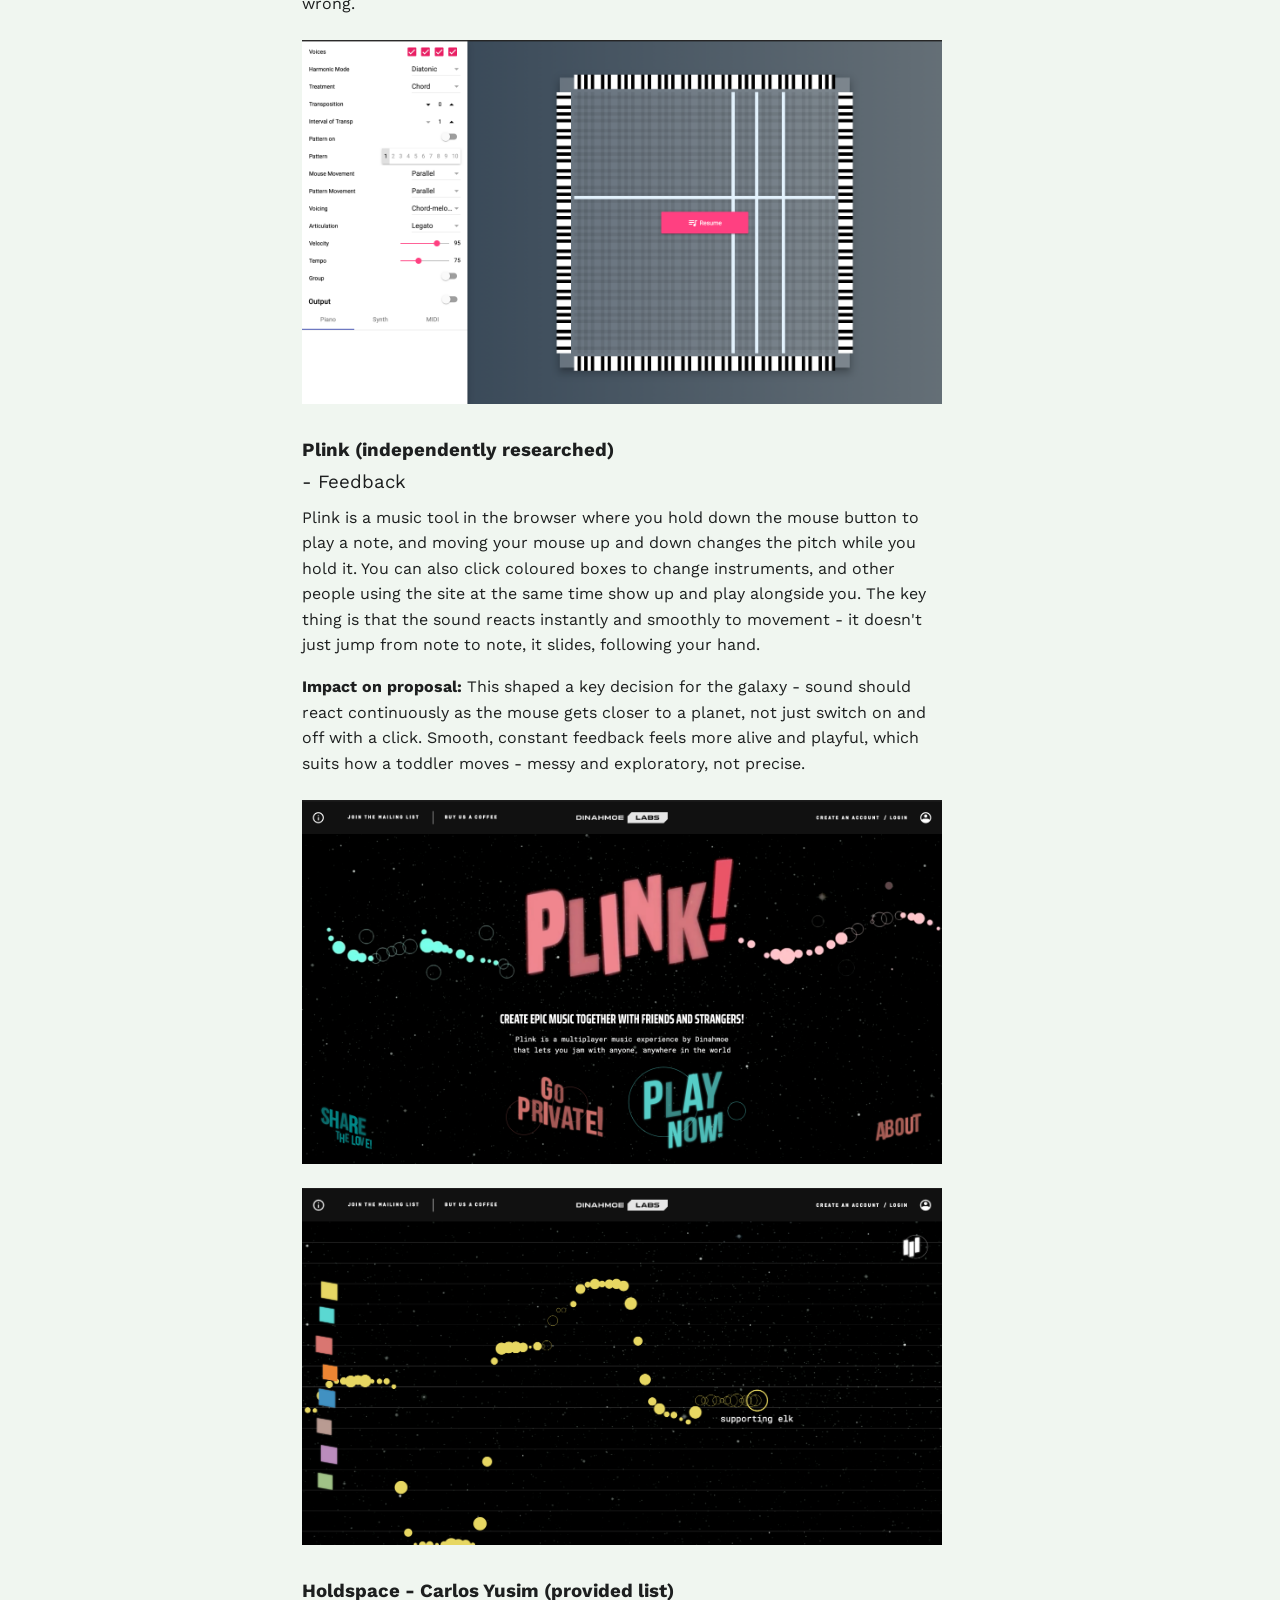
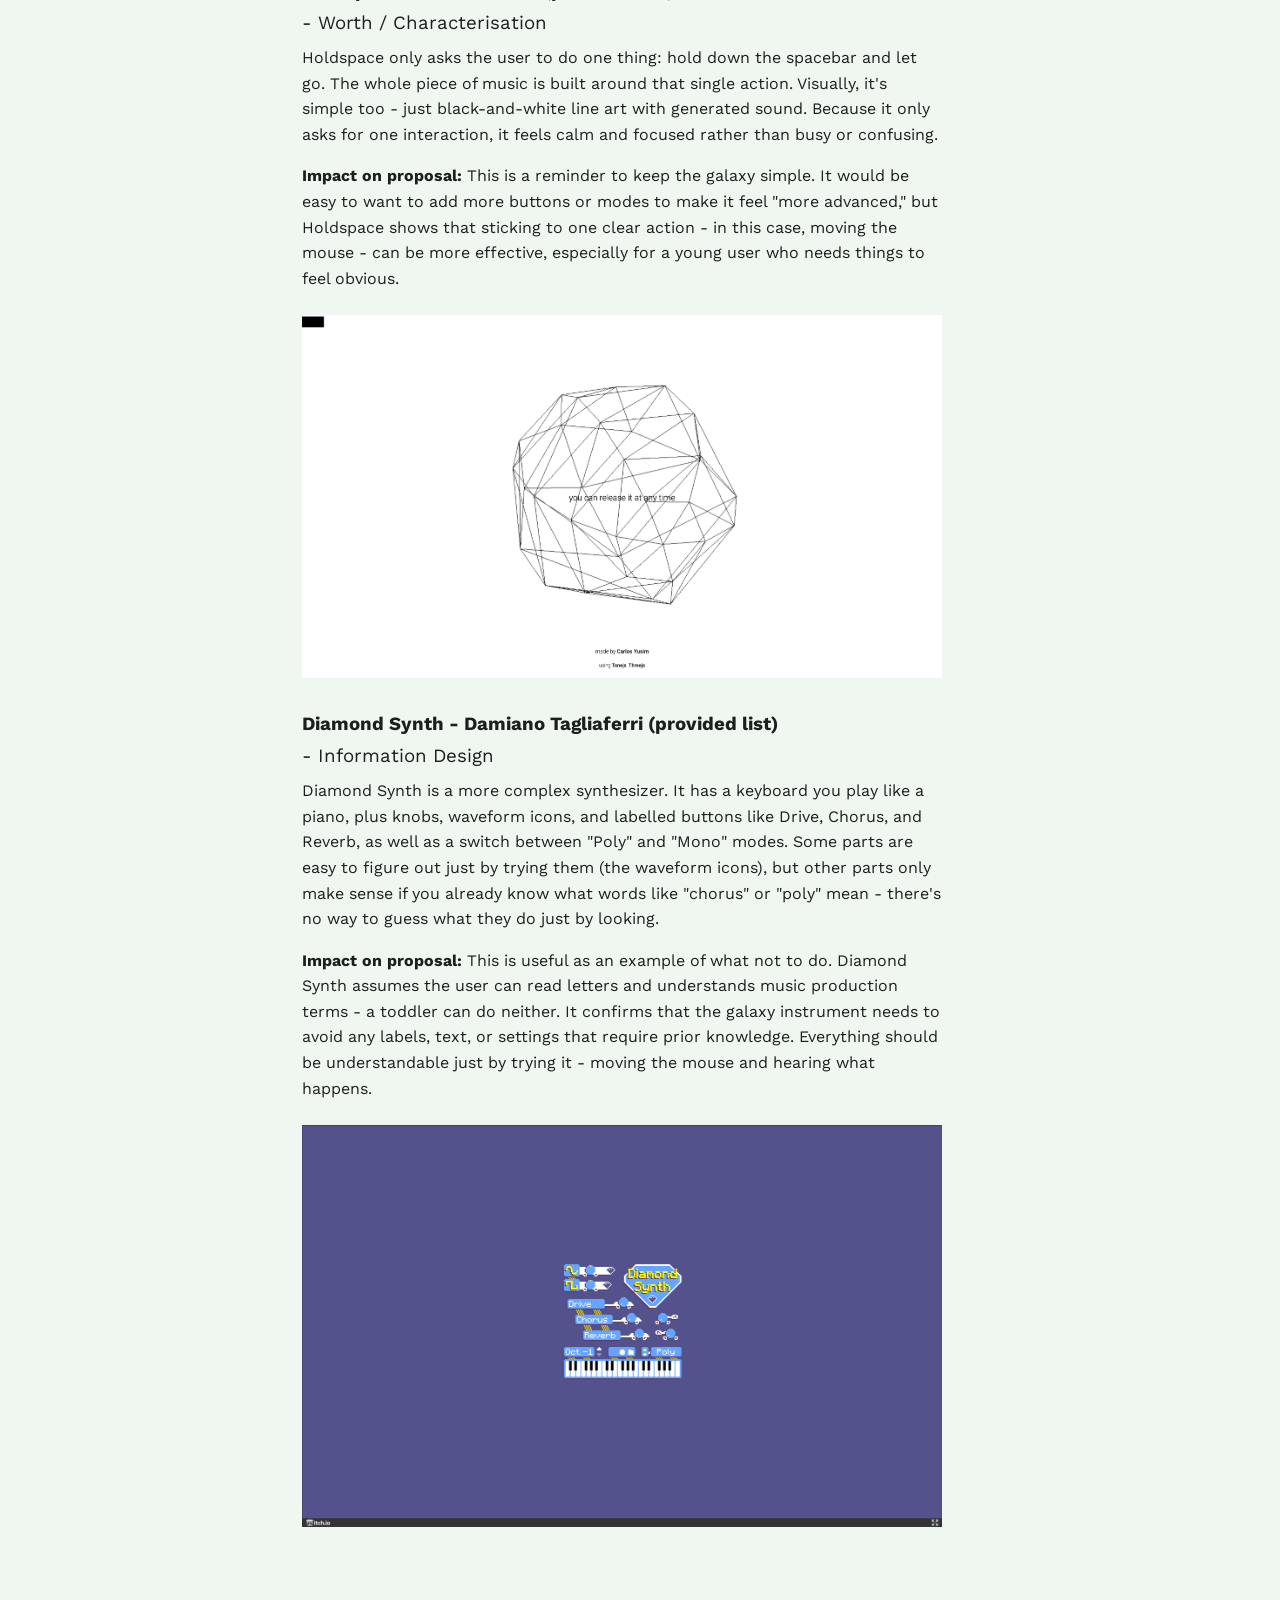
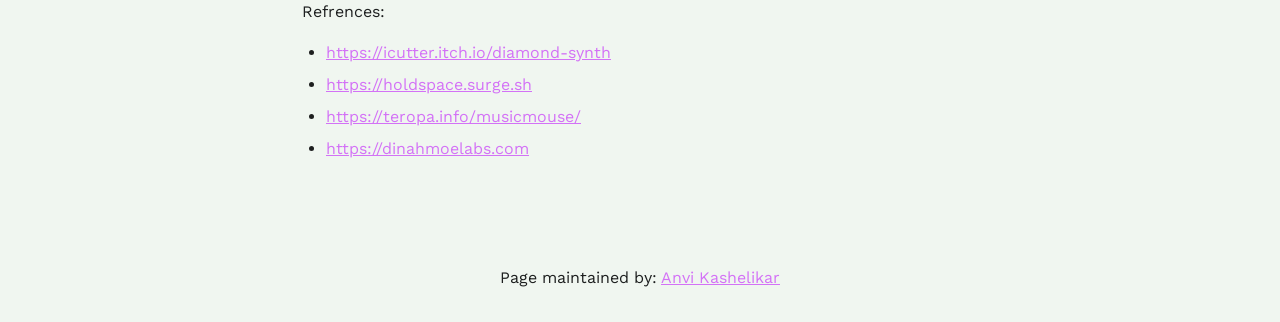
<file: assignment1.html>
<!doctype html>
<html lang="en">
<head>
    <meta charset="UTF-8">
    <meta name="viewport"
          content="width=device-width, user-scalable=no, initial-scale=1.0, maximum-scale=1.0, minimum-scale=1.0">
    <meta http-equiv="X-UA-Compatible" content="ie=edge">

<!-- !!!!! -->
<!--    change this to refer to your specific page  -->
    <title>Assignment 1 </title>

<!-- !!!!! -->
<!--  change this to your preferred icon  -->
    <!-- favicon was sourced from favicon.io but the original graphics are copyright 2020 Twitter, Inc
    and other contributors -->
    <!-- They are licensed under CC-BY 4.0 as linked below -->
    <!-- https://creativecommons.org/licenses/by/4.0/ -->
    <link rel="icon" type="image/png" href="./assets/icons/favicon.png">

    <link rel="stylesheet" href="reset.css">
    <link rel="stylesheet" href="style.css">
</head>
<body>

    <!---  AI Acknowledgement: Claude was used during the development of this document to:
    - Help structure and correct HTML (fixing broken tags, applying
      semantically appropriate elements such as <article>, <section>, <ul>)
    - Suggest and explain CSS rules for spacing, layout, and link styling.
    - I asked Claude to explain things that i didnt understand.
    - Help edit and simplify written content for clarity (Scenario Analysis,
      Project Overview, Project Framing, and Interaction Design Analysis
      sections), based on my own ideas, research.
    - Troubleshoot image display issues. -->

    <header>
<!-- !!!!! -->
<!--    change this to your preferred online name  -->
        <h1>System Design Document</h1>
    </header>

    <div class="mainNavContainer">

        <nav>
            <a href="index.html">Home Page</a>
            <a href="assignment2.html">Assignment 2</a>
            <a href="https://au.miro.com/app/board/u3jVOf4l154=/">Community of Practice</a>
        </nav>

        <!-- I used the <strong> tag to make the text bold in the ncessary places and added images to give a clear visual -->

                <main>
            <section id="scenario-analysis">
                <h2>Design Scenario Analysis and Response</h2>
                <p>
                    The Musical Toy for Toddlers scenario asks how young children with minimal language skills
                    can be given access to musical exploration. The scenario's context highlights a real barrier
                    in existing browser-based instruments: their depth of control, while valuable for experienced
                    users, often depends on reading labels, understanding menus, or precise input - none of
                    which a toddler can reliably do. I interpret this as a design problem about removing friction
                    between curiosity and sound, so that exploration requires no instruction and no language at all.
                </p>
                <p>
                    For my project, I respond to this through a "musical galaxy" concept called the "Milky Way",
                    where planets in a simple visual space each represent a different note or sound. Rather than
                    requiring the child to learn an interface, the instrument invites them to simply move around
                    the space and discover what happens - an interaction built on curiosity and play rather
                    than instruction.
                </p>
                <p>
                    The purpose of the instrument is to let a child with no reading ability and minimal language
                    explore musical sound freely, through movement alone, without needing to be taught how it
                    works. The worth of the design centres on accessibility and non-intimidation: removing the
                    sense of "getting it wrong" that complex instruments can create, and instead rewarding any
                    interaction - however random or exploratory - with an immediate, pleasant, and
                    forgiving sonic response.
                </p>
            </section>

            <section id="project-overview">
                <h2>Project Overview</h2>
                <h3>Synopsis</h3>
                <p>
                    The instrument is a browser-based "musical galaxy" - a visual space containing a small
                    number of planets, each mapped to a different note within a constrained, forgiving scale. As
                    the user moves their mouse across the screen, proximity to each planet is tracked and used to
                    trigger and shape sound, so that simply exploring the space with the cursor becomes an act of
                    musical play. No instructions, labels, or reading are required to begin interacting.

                    <img src="./assets/images/solarsystem.png" alt="Screenshot of the Milky Way instrument, showing a dark background with a few glowing planets and a cursor moving between them.">

                </p>
                <h3>Response to Purpose and Worth</h3>
                <p>
                    The instrument responds to the scenario's purpose - musical exploration without
                    reliance on language - by using spatial movement as the sole means of interaction. A
                    toddler does not need to identify buttons, read labels, or understand any interface
                    convention; they only need to move a cursor (or, on a touch device, a finger) and observe
                    what happens. This directly supports the worth of accessibility and non-intimidation, since
                    there is no fixed sequence of steps to learn and no way to "fail" at using it. Every movement
                    produces some sonic result, and the constrained scale ensures that whatever combination of
                    planets a child triggers will sound musically coherent rather than jarring, reinforcing
                    curiosity-driven play rather than performance pressure.
                </p>
            </section>

            <section id="project-framing">
                <h2>Project Framing</h2>
                <p>
                    This project is built for the web browser, as required by the brief, using the Web Audio API
                    to make and control sound. The main technique used is spatial input - tracking the
                    mouse using the <code>mousemove</code> event. As the user moves the mouse closer to or
                    further from a planet, that movement decides whether a sound plays and how it sounds.
                </p>
                <p>A few ideas from the UIs I looked at shaped how this instrument will work:</p>
                <ul>
                    <li>
                        Like <strong>Music Mouse</strong>, the notes will be limited to a set of notes that
                        always sound good together, no matter where the user moves. This means there's no way to
                        make a "wrong" sound, which makes it safe and fun to explore.
                    </li>
                    <li>
                        Like <strong>Plink</strong>, sound will react continuously as the mouse moves, not just
                        when clicked. This makes the instrument feel more responsive and alive, which suits how a
                        toddler moves - freely and without aiming precisely.
                    </li>
                    <li>
                        Like <strong>Holdspace</strong>, the instrument will stick to one simple way of
                        interacting - moving the mouse - instead of adding lots of buttons or
                        settings. Keeping it simple keeps it calming and easy to understand.
                    </li>
                    <li>
                        Unlike <strong>Diamond Synth</strong>, there will be no labels, words, or settings that
                        need to be understood before using it. Everything should make sense just by trying it.
                    </li>
                </ul>
                <p>
                    In terms of style, the sounds will be soft, warm, and gentle rather than harsh or
                    percussive, to suit a young audience and keep the toy feeling non-threatening. The visuals
                    will be simple too -  basic shapes, colours, and glowing effects for the planets, rather
                    than detailed pictures, so the feedback stays clear and easy to notice.
                </p>
                <p>
                    What's <strong>not</strong> included: no menus, sliders, typed input, or written
                    instructions; no complex sequencing or step-based composing tools; and no sample-based or
                    harsh percussive sounds. These would all work against the goal of a toy that anyone can use
                    without being taught how. Touch input might be added later as an extra way to play, but the
                    mouse will be the main way to interact for now.
                </p>
            </section>

            <section id="interaction-design-analysis">
                <h2>Design Analysis</h2>

                <article>
                    <h3>Music Mouse - Laurie Spiegel, browser version by Tero Parviainen
                        (independently researched) <span class="aspect"> - Purpose</span></h3>
                    <p>
                        Music Mouse turns mouse movement into music. Wherever you move the cursor on the grid,
                        the software automatically keeps the notes sounding good together - it already
                        "knows" which notes fit, so the user doesn't have to. That's why it's called an
                        "intelligent instrument": it carries the musical knowledge so the player doesn't need
                        any. A free version of it that runs in the browser was made by Tero Parviainen, with
                        Laurie Spiegel's own involvement, which is why it was usable for this analysis.
                    </p>
                    <p>
                        <strong>Impact on proposal:</strong> This supports the main idea behind the galaxy
                        instrument - if every planet is tied to notes that always sound good together,
                        then no matter where the user moves, nothing will ever sound "wrong." Music Mouse shows
                        that this kind of limit doesn't make an instrument boring - it actually makes it
                        easier and more fun for a beginner, because there's nothing to be afraid of getting
                        wrong.

                        <img src="./assets/images/musicmouse.png" alt="Screenshot of Music Mouse, showing a grid with a cursor moving across it, and a waveform visualisation at the bottom.">
                        
                    </p>

                </article>

                <article>
                    <h3>Plink (independently researched) <span class="aspect"> - Feedback</span></h3>
                    <p>
                        Plink is a music tool in the browser where you hold down the mouse button to play a
                        note, and moving your mouse up and down changes the pitch while you hold it. You can
                        also click coloured boxes to change instruments, and other people using the site at the
                        same time show up and play alongside you. The key thing is that the sound reacts
                        instantly and smoothly to movement - it doesn't just jump from note to note, it
                        slides, following your hand.
                    </p>
                    <p>
                        <strong>Impact on proposal:</strong> This shaped a key decision for the galaxy -    
                        sound should react continuously as the mouse gets closer to a planet, not just switch on
                        and off with a click. Smooth, constant feedback feels more alive and playful, which
                        suits how a toddler moves - messy and exploratory, not precise.

                        <img src="./assets/images/plink.png" alt="Screenshot of Plink, showing a grid of coloured boxes and a cursor moving across them, with sound waves visualised around the cursor.">

                        <img src="./assets/images/plinkgameplay.png" alt="Screenshot of Plink, showing a cursor moving up and down while holding the mouse button, with a smooth pitch curve visualised on the screen.">

                    </p>
                </article>

                <article>
                    <h3>Holdspace - Carlos Yusim (provided list)
                        <span class="aspect"> - Worth / Characterisation</span></h3>
                    <p>
                        Holdspace only asks the user to do one thing: hold down the spacebar and let go. The
                        whole piece of music is built around that single action. Visually, it's simple too
                        - just black-and-white line art with generated sound. Because it only asks for one
                        interaction, it feels calm and focused rather than busy or confusing.
                    </p>
                    <p>
                        <strong>Impact on proposal:</strong> This is a reminder to keep the galaxy simple. It
                        would be easy to want to add more buttons or modes to make it feel "more advanced," but
                        Holdspace shows that sticking to one clear action - in this case, moving the mouse
                        - can be more effective, especially for a young user who needs things to feel
                        obvious.

                        <img src="./assets/images/holdspace.png" alt="Screenshot of Holdspace, showing a simple black-and-white line drawing of a person holding a spacebar key, with generated sound waves around them.">

                    </p>
                </article>

                <article>
                    <h3>Diamond Synth - Damiano Tagliaferri (provided list)
                        <span class="aspect"> - Information Design</span></h3>
                    <p>
                        Diamond Synth is a more complex synthesizer. It has a keyboard you play like a piano,
                        plus knobs, waveform icons, and labelled buttons like Drive, Chorus, and Reverb, as well
                        as a switch between "Poly" and "Mono" modes. Some parts are easy to figure out just by
                        trying them (the waveform icons), but other parts only make sense if you already know
                        what words like "chorus" or "poly" mean - there's no way to guess what they do just
                        by looking.
                    </p>
                    <p>
                        <strong>Impact on proposal:</strong> This is useful as an example of what not to do.
                        Diamond Synth assumes the user can read letters and understands music production terms
                        - a toddler can do neither. It confirms that the galaxy instrument needs to avoid
                        any labels, text, or settings that require prior knowledge. Everything should be
                        understandable just by trying it - moving the mouse and hearing what happens.

                        <img src="./assets/images/diamondsynth.png" alt="Screenshot of Diamond Synth, showing a keyboard, knobs, and labelled buttons for various sound effects.">
                        
                    </p>
                </article>
                

            </section>
            <p>

                <!-- i put the references into a list so that they would be easy to read-->
                    Refrences: 
                    <ul>
                   
                   <li> <a href="https://icutter.itch.io/diamond-synth" target="_blank">https://icutter.itch.io/diamond-synth</a> </li>
                    <li> <a href="https://holdspace.surge.sh" target="_blank">https://holdspace.surge.sh</a> </li>
                    <li> <a href="https://teropa.info/musicmouse/" target="_blank">https://teropa.info/musicmouse/</a> </li>
                    <li> <a href="https://dinahmoelabs.com " target="_blank">https://dinahmoelabs.com </a> </li>

                    </ul>

                </p>

        </main>

        <!-- this is an empty element which helps with spacing -->
        <aside></aside>

    </div>

    <footer>
        <p>
<!-- !!!!! -->
<!--    change this to your preferred online name and update link to refer to your github page  -->
            Page maintained by:
            <a href="https://github.com/Anvi086" target="_blank">
            Anvi Kashelikar
            </a>
        </p>
    </footer>
</body>
</html>
</file>
<file: style.css>
/* !!!!! */
/* Added font imports here. */
@import url('https://fonts.googleapis.com/css2?family=Work+Sans:ital,wght@0,100..900;1,100..900&display=swap');

/* !!!!! */
/* Changeed the colours of the colour scheme here. */
:root {
    /* basic 2-bit palette from 1bit Monitor Glow Palette by Polyducks */
    /* https://lospec.com/palette-list/1bit-monitor-glow */
    --colour-1: #1d1f1f;
    --colour-2: #f0f6f0;

    /* Link colour, works on both light and dark backgrounds. */
    --colour-link: #d372f6;
}

/* Swap the colour order to account for the user's OS dark mode. */
/* !!!!! */
/* Remember to update these colours too when changing the palette above. */
@media (prefers-color-scheme: dark) {
    :root {
        --colour-1: #f0f6f0;
        --colour-2: #191414;
    }
}

body {
    background-color: var(--colour-2);
    color: var(--colour-1);
    font-family: 'Work Sans', sans-serif;
    line-height: 1.5;
    padding: 1rem;
    display: flex;
    flex-direction: column;
    gap: 1rem;
}

/* Keep the page title within the same centred width as the content. */
header {
    display: flex;
    justify-content: center;
    width: 100%;
    max-width: 1100px;
    box-sizing: border-box;
    margin: 0 auto 3rem;
    text-align: center;
}

/* Centre the navigation and main content together, with equal outer margins. */
.mainNavContainer {
    display: flex;
    align-items: flex-start;
    gap: 2rem;
    width: 100%;
    max-width: 1100px;
    box-sizing: border-box;
    margin: 0 auto;
}

/* Keep the navigation in a consistent-width column. */
nav {
    display: flex;
    flex-direction: column;
    flex: 0 0 180px;
    min-width: 0;
    align-items: flex-end;
    gap: 0.25rem;
}

/* Navigation links use the link colour and are underlined on hover. */
nav a {
    color: var(--colour-link);
    text-decoration: none;
}

nav a:hover {
    text-decoration: underline;
}

/* Other links on the page, including links in paragraphs, use the same colour. */
a {
    color: var(--colour-link);
}

/* Let the main content fill the space next to the navigation. */
main {
    display: flex;
    flex-direction: column;
    align-items: stretch;
    flex: 1;
    min-width: 0;
    margin: 0;
}

/* Work-index sections fill the available main-content width. */
main > section {
    width: 100%;
    min-width: 0;
    box-sizing: border-box;
}

/* Keep paragraph text left-aligned. */
p {
    text-align: left;
}

aside {
    display: none;
}

footer {
    display: flex;
    justify-content: center;
    width: 100%;
    max-width: 1100px;
    box-sizing: border-box;
    margin: 3rem auto 0;
}

/* Spacing technique explained by Kevin Powell. */
/* https://youtu.be/CU8Plk-53RU?si=zMpP0Pfbg1SaXeDB&t=255 */
/* More about how this works and the * + * selector: */
/* https://alistapart.com/article/axiomatic-css-and-lobotomized-owls/ */
.prose > * + * {
    margin-block-start: var(--prose-flow, 1em);
}

/* Breakpoints from the Material Design Spec. */
/* https://m3.material.io/foundations/layout/breakpoints/overview */
/* Although mobile-first is sometimes recommended, this project starts with desktop because it focuses on desktop. */

/* Base sizing is large (1200–1599px): desktop. */

/* Extra-large breakpoint: desktop and ultrawide monitors. */
@media (width > 1600px) {

}

/* Expanded breakpoint: phones or tablets in landscape and desktop. */
@media (width < 1200px) {
    header {
        margin-block-end: 2rem;
    }
    footer {
        margin-block-start: 2rem;
    }
}

/* Medium breakpoint: tablets in portrait orientation. */
@media (width < 840px) {
    header {
        margin-block-end: 1rem;
    }

    .mainNavContainer {
        flex-direction: column;
        align-items: stretch;
        gap: 1.5rem;
    }

    nav {
        flex: none;
        width: 100%;
        min-width: 0;
        flex-direction: row;
        flex-wrap: wrap;
        justify-content: flex-start;
        align-items: center;
        gap: 1rem;
    }

    main {
        width: 100%;
    }

    footer {
        margin-block-start: 1rem;
    }
}

/* Compact breakpoint: phones in portrait orientation. */
@media (width < 600px) {
    body {
        padding: 0.75rem;
    }

    header h1 {
        font-size: clamp(1.5rem, 6vw, 2rem);
        text-align: center;
    }

    .doc-swatches {
        grid-template-columns: repeat(auto-fill, minmax(120px, 1fr));
    }

    .doc-cards {
        grid-template-columns: 1fr;
    }

    .doc pre {
        padding: 0.75rem;
        font-size: 0.9rem;
    }
}

/* ===== Basic content spacing ===== */

/* Space between paragraphs and a more readable line height. */
p {
    margin-bottom: 1rem;
    line-height: 1.6;
}

/* Space between major page sections. */
section {
    margin-bottom: 2.5rem;
}

/* Space above and below main headings. */
h2 {
    margin-bottom: 1rem;
}

h3 {
    margin-top: 1.5rem;
    margin-bottom: 0.5rem;
}

/* Space around each UI write-up in the Design Analysis section. */
article {
    margin-bottom: 2rem;
}

/* Space out list items, e.g. in Design Framing. */
ul {
    margin-bottom: 1rem;
    padding-left: 1.5rem;
}

li {
    margin-bottom: 0.5rem;
}

/* ===== Design Analysis headings ===== */

/* Forces the "— Purpose" / "— Feedback" text onto its own line, */
/* separate from the UI name or attribution above it. */
.aspect {
    display: block;
    margin-top: 0.25rem;
    font-weight: normal;
}

/* Spacing around images. */
img {
    margin-bottom: 0.5rem; /* Space below the image, before the caption. */
    margin-top: 1.5rem;    /* Space above the image, after the preceding paragraph. */
}


/* ==========================================================
   EXTRA STYLES FOR FINAL PROJECT DOCUMENTATION
   These styles match the .doc classes used in the work-index HTML.
   ========================================================== */

/* Code snippets. */
.doc code {
    padding: 0.1rem 0.35rem;
    border-radius: 5px;
    background: rgba(128, 128, 128, 0.22);
    font-size: 0.92em;
}

.doc pre {
    max-width: 100%;
    box-sizing: border-box;
    margin: 0.6rem 0 1rem;
    padding: 1rem;
    overflow-x: auto;
    border: 1px solid rgba(128, 128, 128, 0.4);
    border-radius: 10px;
    background: rgba(128, 128, 128, 0.15);
}

.doc pre code {
    padding: 0;
    background: none;
    font-size: 0.9rem;
    line-height: 1.5;
}

/* Documentation headings. */
.doc h3 {
    margin: 1.4rem 0 0.5rem;
}

.doc h4 {
    margin: 1.2rem 0 0.2rem;
    font-size: 1rem;
    letter-spacing: 0.06em;
    text-transform: uppercase;
    opacity: 0.75;
}

/* Lead and secondary text. */
.doc-lead {
    font-size: 1.1rem;
}

.doc-small {
    font-size: 0.95rem;
    opacity: 0.8;
}

/* Features. */
.doc-feature {
    margin-top: 1.2rem;
    padding-top: 0.2rem;
    border-top: 1px solid rgba(128, 128, 128, 0.4);
}

.doc-feature h3 {
    margin-top: 0.8rem;
}

/* Colour swatches. */
.doc-swatches {
    display: grid;
    grid-template-columns: repeat(auto-fill, minmax(150px, 1fr));
    gap: 0.9rem;
    margin: 0.6rem 0 1rem;
}

.doc-swatch {
    display: flex;
    flex-direction: column;
    gap: 0.15rem;
    min-width: 0;
    font-size: 0.95rem;
    line-height: 1.35;
}

.doc-swatch span {
    display: block;
    height: 56px;
    margin-bottom: 0.3rem;
    border-radius: 10px;
}

.doc-swatch code {
    align-self: flex-start;
    overflow-wrap: anywhere;
    font-size: 0.85rem;
}

.doc-swatch small {
    font-size: 0.85rem;
    opacity: 0.75;
}

/* Cards. */
.doc-cards {
    display: grid;
    grid-template-columns: repeat(auto-fill, minmax(250px, 1fr));
    gap: 0.9rem;
    margin: 0.6rem 0 1rem;
}

.doc-card {
    min-width: 0;
    padding: 0.9rem 1rem;
    border: 1px solid rgba(128, 128, 128, 0.4);
    border-radius: 14px;
    background: rgba(128, 128, 128, 0.1);
    overflow-wrap: anywhere;
}

.doc-card h4 {
    margin: 0 0 0.3rem;
    font-size: 1.05rem;
    letter-spacing: 0;
    text-transform: none;
    opacity: 1;
}

.doc-card p {
    margin: 0;
    font-size: 0.95rem;
    opacity: 0.85;
}

/* Tables with the .doc-table class, plus the commit-log table inside .doc. */
.doc-table,
.doc details table {
    width: 100%;
    margin: 0.6rem 0 1rem;
    border-collapse: collapse;
    font-size: 0.95rem;
}

.doc-table th,
.doc-table td,
.doc details table th,
.doc details table td {
    padding: 0.6rem 0.8rem;
    border-bottom: 1px solid rgba(128, 128, 128, 0.4);
    text-align: left;
    vertical-align: top;
    overflow-wrap: anywhere;
}

/* Keeps the commit log readable on smaller screens. */
.doc details {
    max-width: 100%;
}

.doc details table {
    display: block;
    overflow-x: auto;
    white-space: normal;
}

.doc details summary {
    cursor: pointer;
    margin-bottom: 0.75rem;
    font-weight: 600;
}

/* Type samples. */
.doc-t-title    { font-size: 2rem;   font-weight: 700; }
.doc-t-step     { font-size: 1.2rem; font-weight: 700; }
.doc-t-sentence { font-size: 1rem;   opacity: 0.8; }
.doc-t-pitch    { font-size: 1.3rem; font-weight: 700; }
.doc-t-button   { font-size: 1.1rem; font-weight: 600; }
</file>
